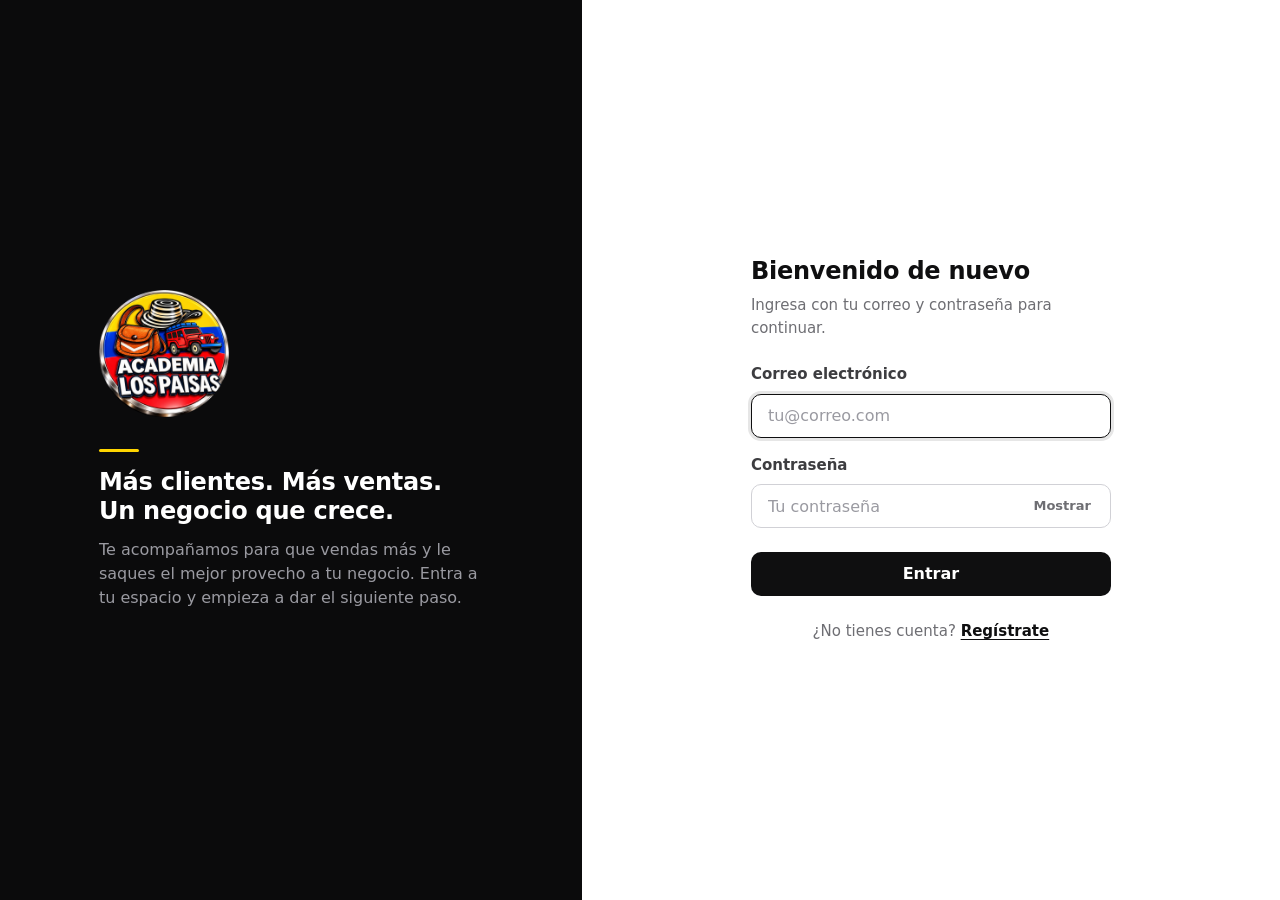
<file: docs/index.html>
<!doctype html>
<html lang="es">
<head>
  <meta charset="utf-8">
  <meta name="viewport" content="width=device-width, initial-scale=1">
  <title>Iniciar sesión · Tienda Los Paisas</title>
  <link rel="stylesheet" href="tokens.css">
  <link rel="stylesheet" href="auth.css">
</head>
<body class="auth">
  <aside class="hero">
    <div class="hero-inner">
      <img class="logo-img" src="logo.png" alt="Academia Los Paisas">
      <span class="rule" aria-hidden="true"></span>
      <h2>Más clientes. Más ventas. Un negocio que crece.</h2>
      <p>Te acompañamos para que vendas más y le saques el mejor provecho a tu negocio. Entra a tu espacio y empieza a dar el siguiente paso.</p>
    </div>
  </aside>
  <main class="panel">
    <div class="form-wrap">
      <img class="logo-sm" src="logo.png" alt="Academia Los Paisas">
      <h2 class="title">Bienvenido de nuevo</h2>
      <p class="sub">Ingresa con tu correo y contraseña para continuar.</p>
      
        
      
      
<form onsubmit="event.preventDefault();location.href='dashboard.html';" novalidate>
  <div class="field">
    <label for="email">Correo electrónico</label>
    <input id="email" type="email" name="email" required autofocus autocomplete="email" placeholder="tu@correo.com">
  </div>
  <div class="field">
    <label for="password">Contraseña</label>
    <div class="pw">
      <input id="password" type="password" name="password" required autocomplete="current-password" placeholder="Tu contraseña">
      <button type="button" class="toggle" data-toggle="password" aria-pressed="false">Mostrar</button>
    </div>
  </div>
  <button type="submit" class="btn">Entrar</button>
</form>
<p class="alt">¿No tienes cuenta? <a href="registro.html">Regístrate</a></p>

    </div>
  </main>
  <script>
    document.querySelectorAll('[data-toggle]').forEach(function (b) {
      b.addEventListener('click', function () {
        var i = document.getElementById(b.dataset.toggle);
        var show = i.type === 'password';
        i.type = show ? 'text' : 'password';
        b.textContent = show ? 'Ocultar' : 'Mostrar';
        b.setAttribute('aria-pressed', show);
      });
    });
    document.querySelectorAll('form').forEach(function (f) {
      f.addEventListener('submit', function () {
        var s = f.querySelector('button[type=submit]');
        if (s) { s.disabled = true; s.classList.add('loading'); }
      });
    });
  </script>
</body>
</html>
</file>
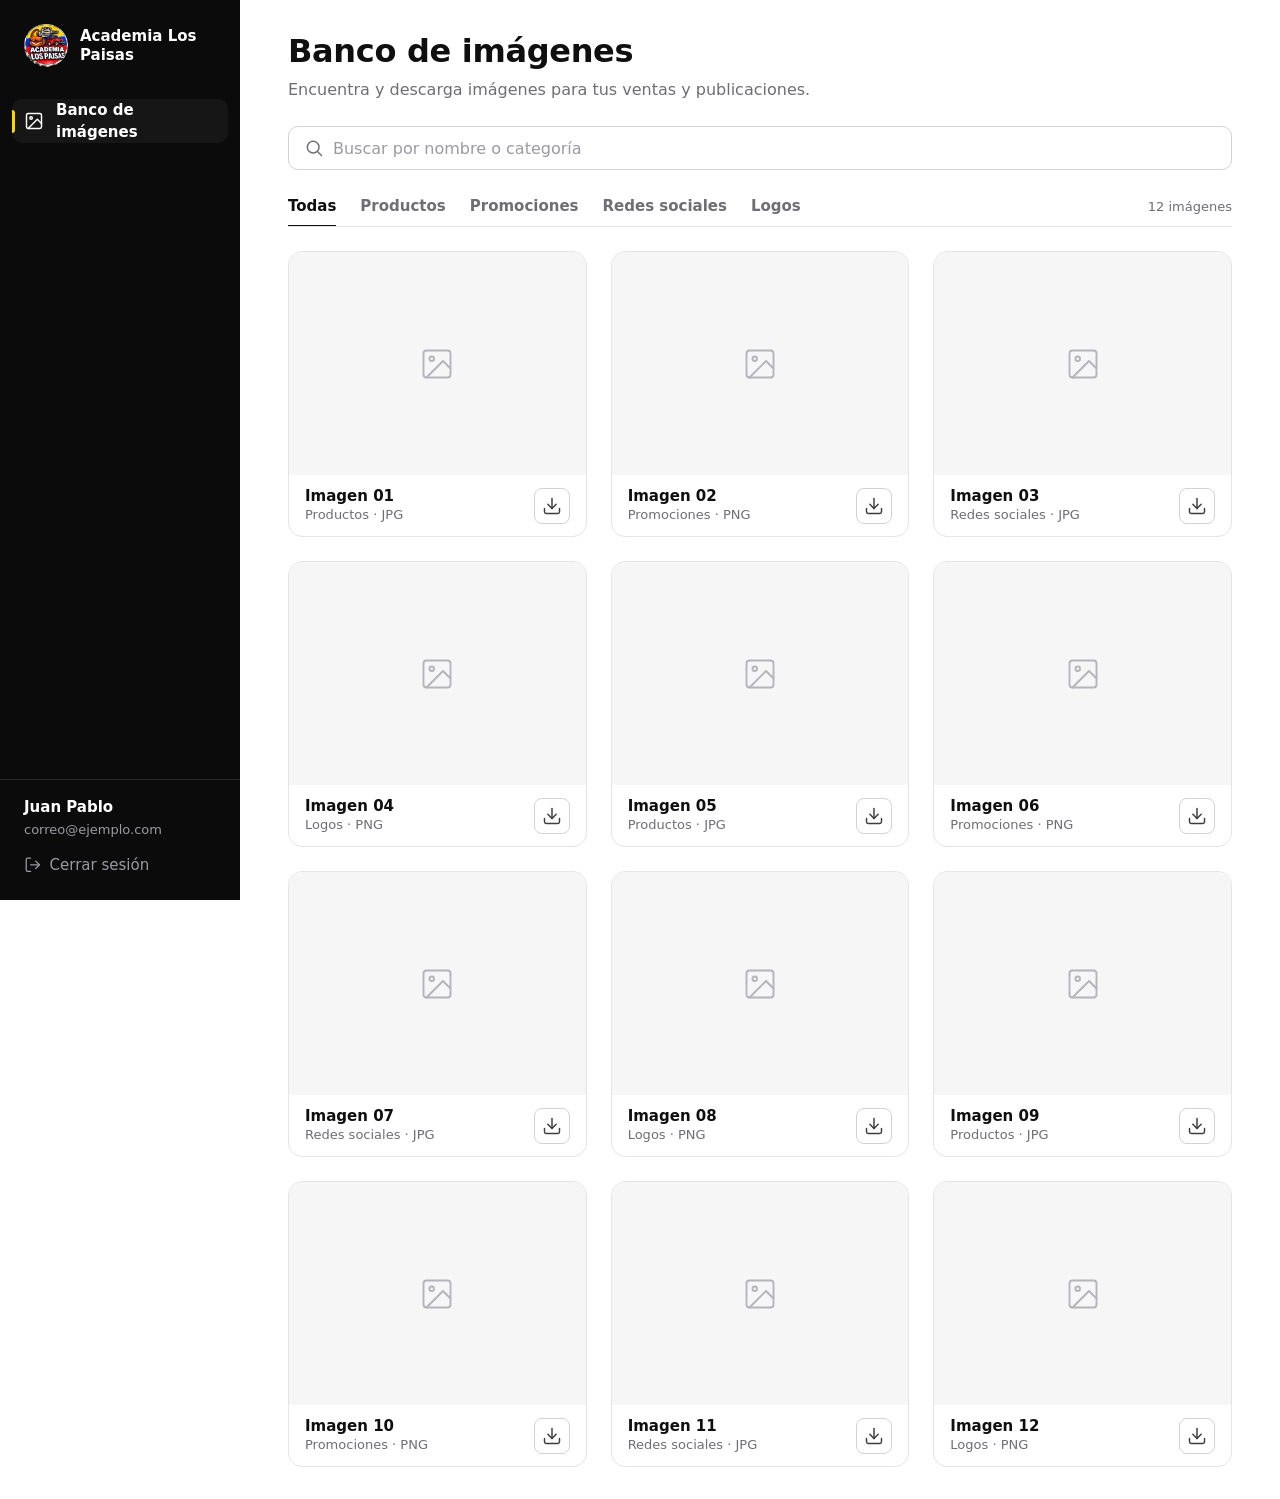
<file: docs/dashboard.html>
<!doctype html>
<html lang="es">
<head>
  <meta charset="utf-8">
  <meta name="viewport" content="width=device-width, initial-scale=1">
  <title>Banco de imágenes · Academia Los Paisas</title>
  <link rel="stylesheet" href="tokens.css">
  <link rel="stylesheet" href="dashboard.css">
</head>
<body class="app">
  <aside class="side" id="side">
    <div class="brand">
      <img class="logo" src="logo.png" alt="Academia Los Paisas">
      <span>Academia Los Paisas</span>
    </div>

    <nav aria-label="Principal">
      <a class="on" href="#" aria-current="page">
        <svg class="ic" viewBox="0 0 24 24" aria-hidden="true"><rect x="3" y="3" width="18" height="18" rx="2"/><circle cx="8.5" cy="8.5" r="1.5"/><path d="m21 15-5-5L5 21"/></svg>
        Banco de imágenes
      </a>
    </nav>

    <div class="account">
      <strong>Juan Pablo</strong>
      <span>correo@ejemplo.com</span>
      <form method="get" action="login.html">
        <button type="submit" class="logout">
          <svg class="ic" viewBox="0 0 24 24" aria-hidden="true"><path d="M9 21H5a2 2 0 0 1-2-2V5a2 2 0 0 1 2-2h4"/><path d="m16 17 5-5-5-5"/><path d="M21 12H9"/></svg>
          Cerrar sesión
        </button>
      </form>
    </div>
  </aside>

  <div class="main">
    <header class="top">
      <button class="menu" aria-label="Abrir menú" onclick="document.getElementById('side').classList.toggle('open')">
        <svg class="ic" viewBox="0 0 24 24" aria-hidden="true"><path d="M4 6h16M4 12h16M4 18h16"/></svg>
      </button>
    </header>

    <main class="content">
      <section class="welcome">
        <h1>Banco de imágenes</h1>
        <p>Encuentra y descarga imágenes para tus ventas y publicaciones.</p>
      </section>

      <section class="tools">
        <div class="search">
          <svg class="ic" viewBox="0 0 24 24" aria-hidden="true"><circle cx="11" cy="11" r="7"/><path d="m21 21-4.3-4.3"/></svg>
          <input id="q" type="search" placeholder="Buscar por nombre o categoría" aria-label="Buscar imágenes">
        </div>
        <div class="filters">
          <div class="chips" role="group" aria-label="Categorías">
            <button type="button" class="chip on" data-cat="">Todas</button>
            <button type="button" class="chip" data-cat="Productos">Productos</button><button type="button" class="chip" data-cat="Promociones">Promociones</button><button type="button" class="chip" data-cat="Redes sociales">Redes sociales</button><button type="button" class="chip" data-cat="Logos">Logos</button>
          </div>
          <span class="count" id="count" aria-live="polite">12 imágenes</span>
        </div>
      </section>

      <section class="gallery" id="gallery">
        
        <article class="img-card" data-cat="Productos" data-title="imagen 01">
          <div class="thumb">
            <svg class="ic" viewBox="0 0 24 24" aria-hidden="true"><rect x="3" y="3" width="18" height="18" rx="2"/><circle cx="8.5" cy="8.5" r="1.5"/><path d="m21 15-5-5L5 21"/></svg>
          </div>
          <div class="body">
            <div class="meta">
              <h3>Imagen 01</h3>
              <p>Productos · JPG</p>
            </div>
            <a class="go" href="#" aria-label="Descargar Imagen 01" title="Descargar">
              <svg class="ic" viewBox="0 0 24 24" aria-hidden="true"><path d="M21 15v4a2 2 0 0 1-2 2H5a2 2 0 0 1-2-2v-4"/><path d="m7 10 5 5 5-5"/><path d="M12 15V3"/></svg>
            </a>
          </div>
        </article>
        
        <article class="img-card" data-cat="Promociones" data-title="imagen 02">
          <div class="thumb">
            <svg class="ic" viewBox="0 0 24 24" aria-hidden="true"><rect x="3" y="3" width="18" height="18" rx="2"/><circle cx="8.5" cy="8.5" r="1.5"/><path d="m21 15-5-5L5 21"/></svg>
          </div>
          <div class="body">
            <div class="meta">
              <h3>Imagen 02</h3>
              <p>Promociones · PNG</p>
            </div>
            <a class="go" href="#" aria-label="Descargar Imagen 02" title="Descargar">
              <svg class="ic" viewBox="0 0 24 24" aria-hidden="true"><path d="M21 15v4a2 2 0 0 1-2 2H5a2 2 0 0 1-2-2v-4"/><path d="m7 10 5 5 5-5"/><path d="M12 15V3"/></svg>
            </a>
          </div>
        </article>
        
        <article class="img-card" data-cat="Redes sociales" data-title="imagen 03">
          <div class="thumb">
            <svg class="ic" viewBox="0 0 24 24" aria-hidden="true"><rect x="3" y="3" width="18" height="18" rx="2"/><circle cx="8.5" cy="8.5" r="1.5"/><path d="m21 15-5-5L5 21"/></svg>
          </div>
          <div class="body">
            <div class="meta">
              <h3>Imagen 03</h3>
              <p>Redes sociales · JPG</p>
            </div>
            <a class="go" href="#" aria-label="Descargar Imagen 03" title="Descargar">
              <svg class="ic" viewBox="0 0 24 24" aria-hidden="true"><path d="M21 15v4a2 2 0 0 1-2 2H5a2 2 0 0 1-2-2v-4"/><path d="m7 10 5 5 5-5"/><path d="M12 15V3"/></svg>
            </a>
          </div>
        </article>
        
        <article class="img-card" data-cat="Logos" data-title="imagen 04">
          <div class="thumb">
            <svg class="ic" viewBox="0 0 24 24" aria-hidden="true"><rect x="3" y="3" width="18" height="18" rx="2"/><circle cx="8.5" cy="8.5" r="1.5"/><path d="m21 15-5-5L5 21"/></svg>
          </div>
          <div class="body">
            <div class="meta">
              <h3>Imagen 04</h3>
              <p>Logos · PNG</p>
            </div>
            <a class="go" href="#" aria-label="Descargar Imagen 04" title="Descargar">
              <svg class="ic" viewBox="0 0 24 24" aria-hidden="true"><path d="M21 15v4a2 2 0 0 1-2 2H5a2 2 0 0 1-2-2v-4"/><path d="m7 10 5 5 5-5"/><path d="M12 15V3"/></svg>
            </a>
          </div>
        </article>
        
        <article class="img-card" data-cat="Productos" data-title="imagen 05">
          <div class="thumb">
            <svg class="ic" viewBox="0 0 24 24" aria-hidden="true"><rect x="3" y="3" width="18" height="18" rx="2"/><circle cx="8.5" cy="8.5" r="1.5"/><path d="m21 15-5-5L5 21"/></svg>
          </div>
          <div class="body">
            <div class="meta">
              <h3>Imagen 05</h3>
              <p>Productos · JPG</p>
            </div>
            <a class="go" href="#" aria-label="Descargar Imagen 05" title="Descargar">
              <svg class="ic" viewBox="0 0 24 24" aria-hidden="true"><path d="M21 15v4a2 2 0 0 1-2 2H5a2 2 0 0 1-2-2v-4"/><path d="m7 10 5 5 5-5"/><path d="M12 15V3"/></svg>
            </a>
          </div>
        </article>
        
        <article class="img-card" data-cat="Promociones" data-title="imagen 06">
          <div class="thumb">
            <svg class="ic" viewBox="0 0 24 24" aria-hidden="true"><rect x="3" y="3" width="18" height="18" rx="2"/><circle cx="8.5" cy="8.5" r="1.5"/><path d="m21 15-5-5L5 21"/></svg>
          </div>
          <div class="body">
            <div class="meta">
              <h3>Imagen 06</h3>
              <p>Promociones · PNG</p>
            </div>
            <a class="go" href="#" aria-label="Descargar Imagen 06" title="Descargar">
              <svg class="ic" viewBox="0 0 24 24" aria-hidden="true"><path d="M21 15v4a2 2 0 0 1-2 2H5a2 2 0 0 1-2-2v-4"/><path d="m7 10 5 5 5-5"/><path d="M12 15V3"/></svg>
            </a>
          </div>
        </article>
        
        <article class="img-card" data-cat="Redes sociales" data-title="imagen 07">
          <div class="thumb">
            <svg class="ic" viewBox="0 0 24 24" aria-hidden="true"><rect x="3" y="3" width="18" height="18" rx="2"/><circle cx="8.5" cy="8.5" r="1.5"/><path d="m21 15-5-5L5 21"/></svg>
          </div>
          <div class="body">
            <div class="meta">
              <h3>Imagen 07</h3>
              <p>Redes sociales · JPG</p>
            </div>
            <a class="go" href="#" aria-label="Descargar Imagen 07" title="Descargar">
              <svg class="ic" viewBox="0 0 24 24" aria-hidden="true"><path d="M21 15v4a2 2 0 0 1-2 2H5a2 2 0 0 1-2-2v-4"/><path d="m7 10 5 5 5-5"/><path d="M12 15V3"/></svg>
            </a>
          </div>
        </article>
        
        <article class="img-card" data-cat="Logos" data-title="imagen 08">
          <div class="thumb">
            <svg class="ic" viewBox="0 0 24 24" aria-hidden="true"><rect x="3" y="3" width="18" height="18" rx="2"/><circle cx="8.5" cy="8.5" r="1.5"/><path d="m21 15-5-5L5 21"/></svg>
          </div>
          <div class="body">
            <div class="meta">
              <h3>Imagen 08</h3>
              <p>Logos · PNG</p>
            </div>
            <a class="go" href="#" aria-label="Descargar Imagen 08" title="Descargar">
              <svg class="ic" viewBox="0 0 24 24" aria-hidden="true"><path d="M21 15v4a2 2 0 0 1-2 2H5a2 2 0 0 1-2-2v-4"/><path d="m7 10 5 5 5-5"/><path d="M12 15V3"/></svg>
            </a>
          </div>
        </article>
        
        <article class="img-card" data-cat="Productos" data-title="imagen 09">
          <div class="thumb">
            <svg class="ic" viewBox="0 0 24 24" aria-hidden="true"><rect x="3" y="3" width="18" height="18" rx="2"/><circle cx="8.5" cy="8.5" r="1.5"/><path d="m21 15-5-5L5 21"/></svg>
          </div>
          <div class="body">
            <div class="meta">
              <h3>Imagen 09</h3>
              <p>Productos · JPG</p>
            </div>
            <a class="go" href="#" aria-label="Descargar Imagen 09" title="Descargar">
              <svg class="ic" viewBox="0 0 24 24" aria-hidden="true"><path d="M21 15v4a2 2 0 0 1-2 2H5a2 2 0 0 1-2-2v-4"/><path d="m7 10 5 5 5-5"/><path d="M12 15V3"/></svg>
            </a>
          </div>
        </article>
        
        <article class="img-card" data-cat="Promociones" data-title="imagen 10">
          <div class="thumb">
            <svg class="ic" viewBox="0 0 24 24" aria-hidden="true"><rect x="3" y="3" width="18" height="18" rx="2"/><circle cx="8.5" cy="8.5" r="1.5"/><path d="m21 15-5-5L5 21"/></svg>
          </div>
          <div class="body">
            <div class="meta">
              <h3>Imagen 10</h3>
              <p>Promociones · PNG</p>
            </div>
            <a class="go" href="#" aria-label="Descargar Imagen 10" title="Descargar">
              <svg class="ic" viewBox="0 0 24 24" aria-hidden="true"><path d="M21 15v4a2 2 0 0 1-2 2H5a2 2 0 0 1-2-2v-4"/><path d="m7 10 5 5 5-5"/><path d="M12 15V3"/></svg>
            </a>
          </div>
        </article>
        
        <article class="img-card" data-cat="Redes sociales" data-title="imagen 11">
          <div class="thumb">
            <svg class="ic" viewBox="0 0 24 24" aria-hidden="true"><rect x="3" y="3" width="18" height="18" rx="2"/><circle cx="8.5" cy="8.5" r="1.5"/><path d="m21 15-5-5L5 21"/></svg>
          </div>
          <div class="body">
            <div class="meta">
              <h3>Imagen 11</h3>
              <p>Redes sociales · JPG</p>
            </div>
            <a class="go" href="#" aria-label="Descargar Imagen 11" title="Descargar">
              <svg class="ic" viewBox="0 0 24 24" aria-hidden="true"><path d="M21 15v4a2 2 0 0 1-2 2H5a2 2 0 0 1-2-2v-4"/><path d="m7 10 5 5 5-5"/><path d="M12 15V3"/></svg>
            </a>
          </div>
        </article>
        
        <article class="img-card" data-cat="Logos" data-title="imagen 12">
          <div class="thumb">
            <svg class="ic" viewBox="0 0 24 24" aria-hidden="true"><rect x="3" y="3" width="18" height="18" rx="2"/><circle cx="8.5" cy="8.5" r="1.5"/><path d="m21 15-5-5L5 21"/></svg>
          </div>
          <div class="body">
            <div class="meta">
              <h3>Imagen 12</h3>
              <p>Logos · PNG</p>
            </div>
            <a class="go" href="#" aria-label="Descargar Imagen 12" title="Descargar">
              <svg class="ic" viewBox="0 0 24 24" aria-hidden="true"><path d="M21 15v4a2 2 0 0 1-2 2H5a2 2 0 0 1-2-2v-4"/><path d="m7 10 5 5 5-5"/><path d="M12 15V3"/></svg>
            </a>
          </div>
        </article>
        
        <p class="empty" id="empty" hidden>No encontramos imágenes con ese criterio.</p>
      </section>
    </main>
  </div>
  <script>
    (function () {
      var cat = '', q = document.getElementById('q');
      function apply() {
        var n = 0, t = q.value.trim().toLowerCase();
        document.querySelectorAll('.img-card').forEach(function (c) {
          var ok = (!cat || c.dataset.cat === cat) && (!t || c.dataset.title.indexOf(t) > -1 || c.dataset.cat.toLowerCase().indexOf(t) > -1);
          c.hidden = !ok; if (ok) n++;
        });
        document.getElementById('empty').hidden = n > 0;
        document.getElementById('count').textContent = n + (n === 1 ? ' imagen' : ' imágenes');
      }
      q.addEventListener('input', apply);
      document.querySelectorAll('.chip').forEach(function (b) {
        b.addEventListener('click', function () {
          document.querySelectorAll('.chip').forEach(function (x) { x.classList.remove('on'); });
          b.classList.add('on'); cat = b.dataset.cat; apply();
        });
      });
    })();
  </script>
</body>
</html>
</file>
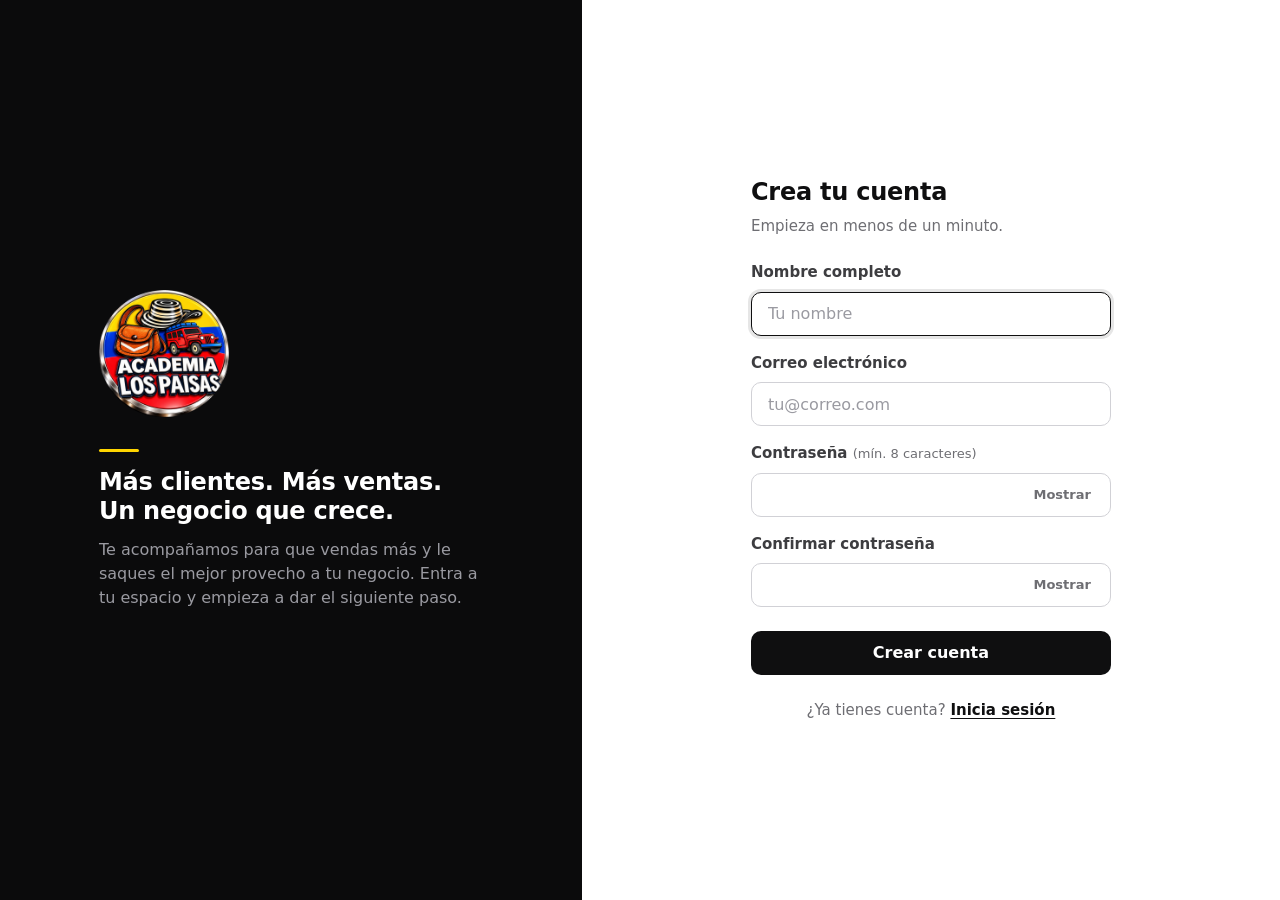
<file: docs/registro.html>
<!doctype html>
<html lang="es">
<head>
  <meta charset="utf-8">
  <meta name="viewport" content="width=device-width, initial-scale=1">
  <title>Registro · Tienda Los Paisas</title>
  <link rel="stylesheet" href="tokens.css">
  <link rel="stylesheet" href="auth.css">
</head>
<body class="auth">
  <aside class="hero">
    <div class="hero-inner">
      <img class="logo-img" src="logo.png" alt="Academia Los Paisas">
      <span class="rule" aria-hidden="true"></span>
      <h2>Más clientes. Más ventas. Un negocio que crece.</h2>
      <p>Te acompañamos para que vendas más y le saques el mejor provecho a tu negocio. Entra a tu espacio y empieza a dar el siguiente paso.</p>
    </div>
  </aside>
  <main class="panel">
    <div class="form-wrap">
      <img class="logo-sm" src="logo.png" alt="Academia Los Paisas">
      <h2 class="title">Crea tu cuenta</h2>
      <p class="sub">Empieza en menos de un minuto.</p>
      
        
      
      
<form onsubmit="event.preventDefault();location.href='dashboard.html';">
  <div class="field">
    <label for="nombre">Nombre completo</label>
    <input id="nombre" type="text" name="nombre" required autofocus autocomplete="name" placeholder="Tu nombre">
  </div>
  <div class="field">
    <label for="email">Correo electrónico</label>
    <input id="email" type="email" name="email" required autocomplete="email" placeholder="tu@correo.com">
  </div>
  <div class="field">
    <label for="password">Contraseña <small>(mín. 8 caracteres)</small></label>
    <div class="pw">
      <input id="password" type="password" name="password" required minlength="8" autocomplete="new-password">
      <button type="button" class="toggle" data-toggle="password" aria-pressed="false">Mostrar</button>
    </div>
  </div>
  <div class="field">
    <label for="confirmar">Confirmar contraseña</label>
    <div class="pw">
      <input id="confirmar" type="password" name="confirmar" required minlength="8" autocomplete="new-password">
      <button type="button" class="toggle" data-toggle="confirmar" aria-pressed="false">Mostrar</button>
    </div>
  </div>
  <button type="submit" class="btn">Crear cuenta</button>
</form>
<p class="alt">¿Ya tienes cuenta? <a href="login.html">Inicia sesión</a></p>

    </div>
  </main>
  <script>
    document.querySelectorAll('[data-toggle]').forEach(function (b) {
      b.addEventListener('click', function () {
        var i = document.getElementById(b.dataset.toggle);
        var show = i.type === 'password';
        i.type = show ? 'text' : 'password';
        b.textContent = show ? 'Ocultar' : 'Mostrar';
        b.setAttribute('aria-pressed', show);
      });
    });
    document.querySelectorAll('form').forEach(function (f) {
      f.addEventListener('submit', function () {
        var s = f.querySelector('button[type=submit]');
        if (s) { s.disabled = true; s.classList.add('loading'); }
      });
    });
  </script>
</body>
</html>
</file>
<file: docs/tokens.css>
/*
  Sistema de diseño · Academia Los Paisas
  Regla de color: neutros para todo; el amarillo de marca solo como acento puntual
  (indicador activo y detalle del panel de marca). Rojo/verde únicamente para estados.
*/
:root{
  /* Neutros */
  --ink:#0f0f10;--ink-2:#3d3d40;--ink-3:#6e6e73;
  --paper:#fff;--paper-2:#f6f6f7;--line:#e4e4e7;--line-2:#d1d1d6;
  --night:#0b0b0c;--night-2:#161617;--night-line:#26262a;--night-text:#e8e8ea;--night-muted:#9a9aa1;
  /* Acento de marca (uso mínimo) */
  --accent:#ffd500;--accent-soft:rgba(255,213,0,.14);
  /* Estados */
  --danger:#b42318;--danger-bg:#fef3f2;--danger-line:#fecdca;
  --ok:#067647;--ok-bg:#ecfdf3;--ok-line:#abefc6;
  --focus:#2563eb;

  /* Tipografía (escala 1.25) */
  --fs-xs:.8125rem;--fs-sm:.9375rem;--fs-md:1rem;--fs-lg:1.25rem;--fs-xl:1.5rem;--fs-2xl:2rem;
  --lh-text:1.5;--lh-head:1.2;
  --fw-reg:400;--fw-semi:600;--fw-bold:700;

  /* Espaciado (base 8) y formas */
  --s1:.25rem;--s2:.5rem;--s3:.75rem;--s4:1rem;--s5:1.5rem;--s6:2rem;--s7:3rem;
  --r-sm:8px;--r-md:10px;--r-lg:14px;
  --control-h:2.75rem;
}
*{box-sizing:border-box}
body{margin:0;font-family:system-ui,-apple-system,"Segoe UI",sans-serif;font-size:var(--fs-md);line-height:var(--lh-text);color:var(--ink);background:var(--paper);-webkit-font-smoothing:antialiased}
h1,h2,h3,p{margin:0}
h1,h2,h3{line-height:var(--lh-head);font-weight:var(--fw-bold);letter-spacing:-.01em}
a{color:var(--ink);font-weight:var(--fw-semi)}
a:focus-visible,button:focus-visible,input:focus-visible{outline:2px solid var(--focus);outline-offset:2px}
.ic{width:1.25rem;height:1.25rem;flex:none;fill:none;stroke:currentColor;stroke-width:1.75;stroke-linecap:round;stroke-linejoin:round}
</file>
<file: docs/auth.css>
body.auth{min-height:100vh;display:grid;grid-template-columns:minmax(0,5fr) minmax(0,6fr)}

/* Panel de marca (oscuro) */
.hero{background:var(--night);color:var(--night-text);display:flex;align-items:center;justify-content:center;padding:var(--s7)}
.hero-inner{max-width:24rem}
.logo-img{width:130px;height:auto;display:block;margin-bottom:var(--s6)}
.hero .rule{display:block;width:2.5rem;height:3px;background:var(--accent);border-radius:2px;margin-bottom:var(--s4)}
.hero h2{font-size:var(--fs-xl);color:#fff;margin-bottom:var(--s3)}
.hero p{font-size:var(--fs-md);color:var(--night-muted)}

/* Formulario (claro) */
.panel{display:flex;align-items:center;justify-content:center;padding:var(--s6) var(--s5);background:var(--paper)}
.form-wrap{width:100%;max-width:22.5rem}
.logo-sm{display:none;width:72px;margin:0 0 var(--s5)}
.title{font-size:var(--fs-xl);margin-bottom:var(--s2)}
.sub{font-size:var(--fs-sm);color:var(--ink-3);margin-bottom:var(--s5)}
.field{margin-bottom:var(--s4)}
label{display:block;font-size:var(--fs-sm);font-weight:var(--fw-semi);color:var(--ink-2);margin-bottom:var(--s2)}
label small{font-size:var(--fs-xs);font-weight:var(--fw-reg);color:var(--ink-3)}
input{width:100%;height:var(--control-h);padding:0 var(--s4);border:1px solid var(--line-2);border-radius:var(--r-md);font:inherit;font-size:var(--fs-md);background:var(--paper);color:var(--ink);transition:border-color .15s,box-shadow .15s}
input::placeholder{color:#9a9aa1}
input:hover{border-color:#b5b5bb}
input:focus{outline:none;border-color:var(--ink);box-shadow:0 0 0 3px rgba(15,15,16,.1)}
.pw{position:relative}
.pw input{padding-right:5rem}
.toggle{position:absolute;right:var(--s2);top:50%;transform:translateY(-50%);background:none;border:0;color:var(--ink-3);font:inherit;font-size:var(--fs-xs);font-weight:var(--fw-semi);cursor:pointer;padding:var(--s2) var(--s3);border-radius:var(--r-sm)}
.toggle:hover{color:var(--ink)}
.btn{width:100%;height:var(--control-h);border:0;border-radius:var(--r-md);background:var(--ink);color:#fff;font:inherit;font-size:var(--fs-md);font-weight:var(--fw-semi);cursor:pointer;margin-top:var(--s2);transition:background .15s}
.btn:hover{background:#2a2a2d}
.btn:disabled{opacity:.65;cursor:progress}
.btn.loading::after{content:"…"}
.alt{text-align:center;font-size:var(--fs-sm);color:var(--ink-3);margin-top:var(--s5)}
.alt a{text-decoration:underline;text-underline-offset:3px}
.flash{padding:var(--s3) var(--s4);border-radius:var(--r-md);margin-bottom:var(--s4);font-size:var(--fs-sm)}
.flash.error{background:var(--danger-bg);color:var(--danger);border:1px solid var(--danger-line)}
.flash.ok{background:var(--ok-bg);color:var(--ok);border:1px solid var(--ok-line)}
@media(max-width:800px){body.auth{grid-template-columns:1fr}.hero{display:none}.logo-sm{display:block}}
</file>
<file: docs/dashboard.css>
body.app{display:grid;grid-template-columns:15rem minmax(0,1fr);min-height:100vh;background:var(--paper)}

/* Navegación (oscura) */
.side{background:var(--night);color:var(--night-text);display:flex;flex-direction:column;position:sticky;top:0;height:100vh}
.brand{display:flex;align-items:center;gap:var(--s3);padding:var(--s5)}
.brand .logo{width:44px;height:auto}
.brand span{font-size:var(--fs-sm);font-weight:var(--fw-semi);color:#fff;line-height:1.25}
.side nav{display:grid;gap:var(--s1);align-content:start;flex:1;padding:var(--s2) var(--s3)}
.side nav a{position:relative;display:flex;align-items:center;gap:var(--s3);height:var(--control-h);padding:0 var(--s3);border-radius:var(--r-md);text-decoration:none;color:var(--night-muted);font-size:var(--fs-sm);font-weight:var(--fw-semi);transition:background .15s,color .15s}
.side nav a:hover{background:var(--night-2);color:var(--night-text)}
.side nav a.on{background:var(--night-2);color:#fff}
.side nav a.on::before{content:"";position:absolute;left:0;top:.65rem;bottom:.65rem;width:3px;border-radius:0 3px 3px 0;background:var(--accent)}
.account{display:grid;gap:2px;padding:var(--s4) var(--s5) var(--s5);border-top:1px solid var(--night-line)}
.account strong{font-size:var(--fs-sm);font-weight:var(--fw-semi);color:#fff}
.account span{font-size:var(--fs-xs);color:var(--night-muted);overflow-wrap:anywhere}
.logout{display:flex;align-items:center;gap:var(--s2);margin-top:var(--s3);padding:0;border:0;background:none;color:var(--night-muted);font:inherit;font-size:var(--fs-sm);cursor:pointer}
.logout:hover{color:#fff}
.logout .ic{width:1.1rem;height:1.1rem}

/* Contenido (claro) */
.main{min-width:0}
.top{display:none}
.content{padding:var(--s6) var(--s7);max-width:74rem}
.welcome{margin-bottom:var(--s5)}
.welcome h1{font-size:var(--fs-2xl);margin-bottom:var(--s2)}
.welcome p{color:var(--ink-3)}

.tools{display:grid;gap:var(--s4);margin-bottom:var(--s5)}
.search{position:relative}
.search .ic{position:absolute;left:var(--s4);top:50%;transform:translateY(-50%);color:var(--ink-3);pointer-events:none}
.search input{width:100%;height:var(--control-h);padding:0 var(--s4) 0 2.75rem;border:1px solid var(--line-2);border-radius:var(--r-md);font:inherit;font-size:var(--fs-md);background:var(--paper);color:var(--ink);transition:border-color .15s,box-shadow .15s}
.search input::placeholder{color:#9a9aa1}
.search input:focus{outline:none;border-color:var(--ink);box-shadow:0 0 0 3px rgba(15,15,16,.1)}
.filters{display:flex;align-items:center;justify-content:space-between;gap:var(--s4);border-bottom:1px solid var(--line)}
.chips{display:flex;gap:var(--s5);overflow-x:auto}
.chip{position:relative;height:2.5rem;padding:0;border:0;background:none;color:var(--ink-3);font:inherit;font-size:var(--fs-sm);font-weight:var(--fw-semi);cursor:pointer;white-space:nowrap}
.chip:hover{color:var(--ink)}
.chip.on{color:var(--ink)}
.chip.on::after{content:"";position:absolute;left:0;right:0;bottom:-1px;height:2px;background:var(--ink)}
.count{font-size:var(--fs-xs);color:var(--ink-3);white-space:nowrap}

.gallery{display:grid;grid-template-columns:repeat(auto-fill,minmax(14rem,1fr));gap:var(--s5)}
.img-card{background:var(--paper);border:1px solid var(--line);border-radius:var(--r-lg);overflow:hidden;transition:border-color .15s,box-shadow .15s}
.img-card[hidden]{display:none}
.img-card:hover{border-color:var(--line-2);box-shadow:0 6px 20px rgba(15,15,16,.06)}
.thumb{aspect-ratio:4/3;display:grid;place-items:center;background:var(--paper-2);color:#b4b4bb}
.thumb .ic{width:2.25rem;height:2.25rem;stroke-width:1.25}
.body{display:flex;align-items:center;justify-content:space-between;gap:var(--s3);padding:var(--s3) var(--s4)}
.meta h3{font-size:var(--fs-sm);font-weight:var(--fw-semi);letter-spacing:0}
.meta p{font-size:var(--fs-xs);color:var(--ink-3)}
.go{display:grid;place-items:center;width:2.25rem;height:2.25rem;border:1px solid var(--line-2);border-radius:var(--r-sm);color:var(--ink-2);background:var(--paper);transition:background .15s,border-color .15s,color .15s}
.go:hover{background:var(--ink);border-color:var(--ink);color:#fff}
.gallery .empty{grid-column:1/-1;text-align:center;color:var(--ink-3);padding:var(--s7) 0}

@media(max-width:800px){
  body.app{grid-template-columns:1fr}
  .side{position:fixed;z-index:10;left:0;top:0;width:15rem;transform:translateX(-100%);transition:transform .2s}
  .side.open{transform:none;box-shadow:0 0 40px rgba(0,0,0,.35)}
  .top{display:flex;align-items:center;height:3.5rem;padding:0 var(--s4);border-bottom:1px solid var(--line)}
  .menu{display:grid;place-items:center;width:2.5rem;height:2.5rem;background:none;border:0;color:var(--ink);cursor:pointer}
  .content{padding:var(--s5) var(--s4)}
  .welcome h1{font-size:var(--fs-xl)}
  .count{display:none}
}
</file>
